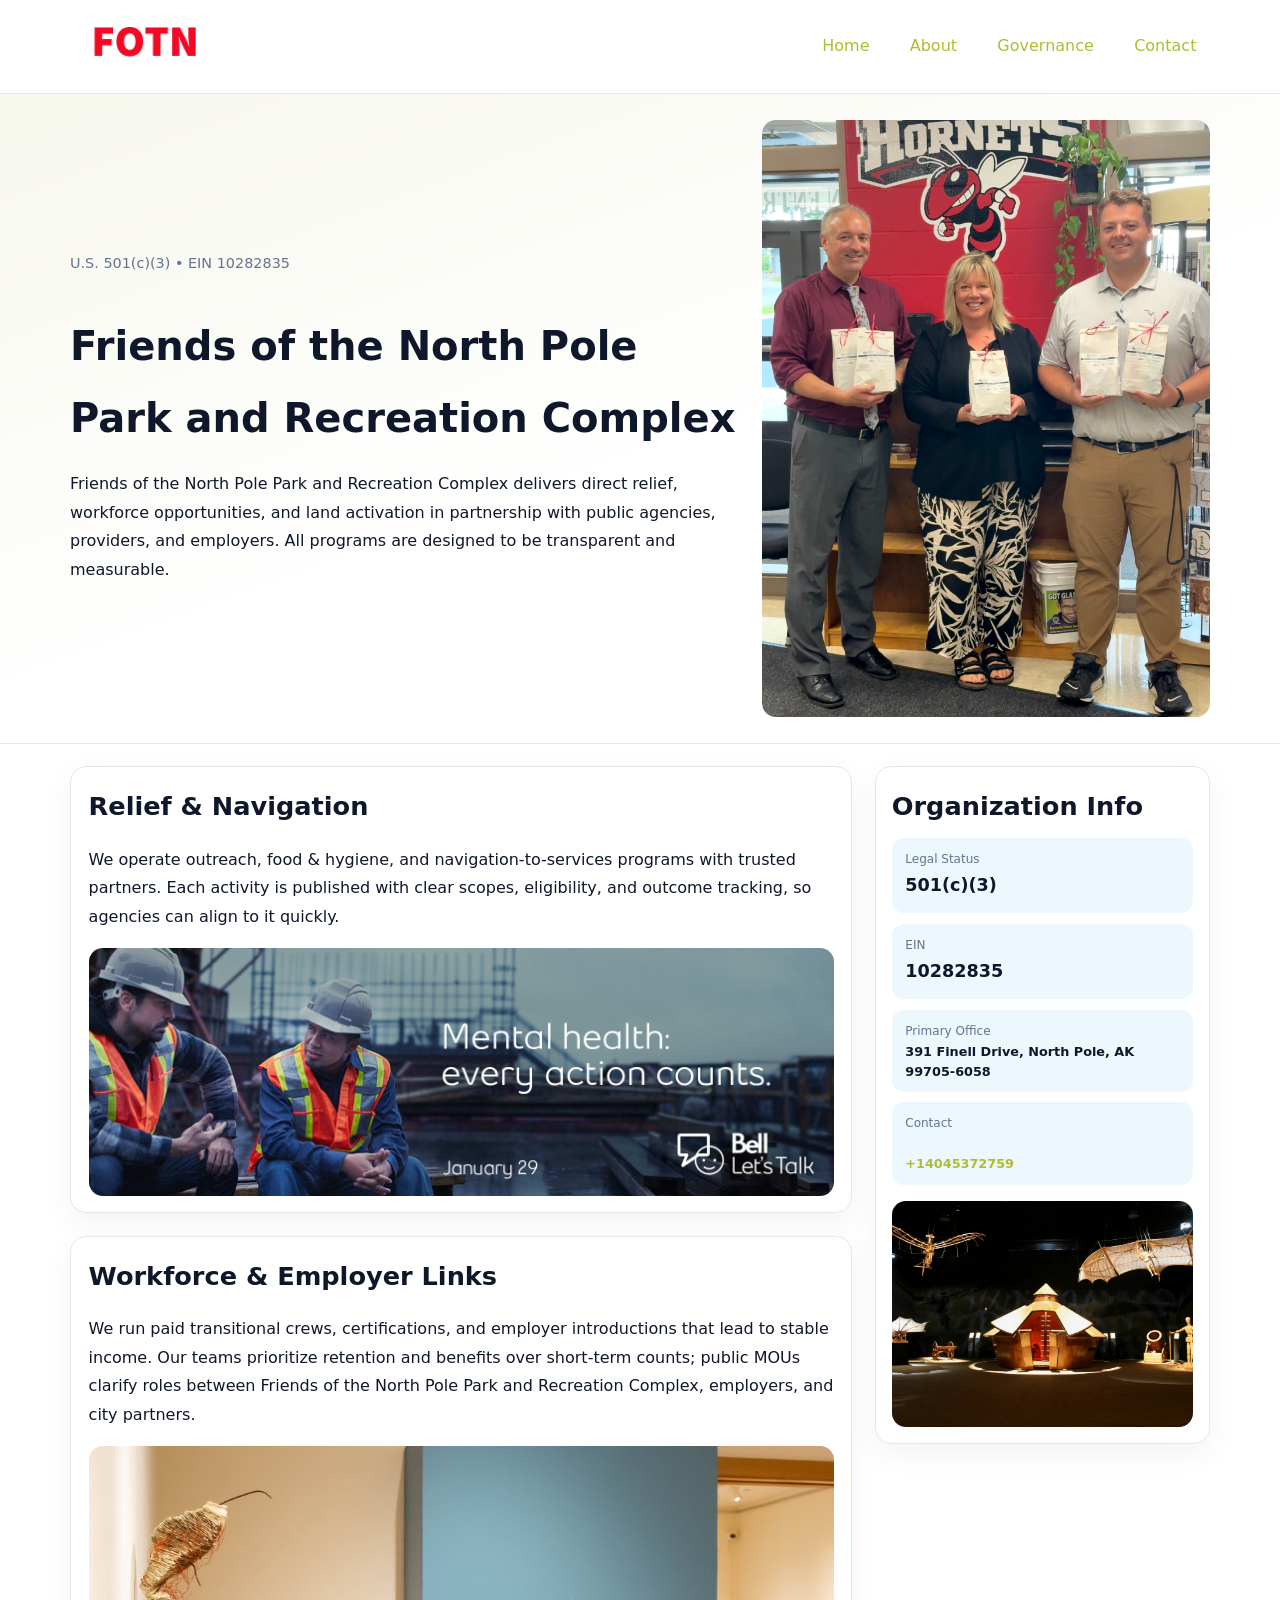
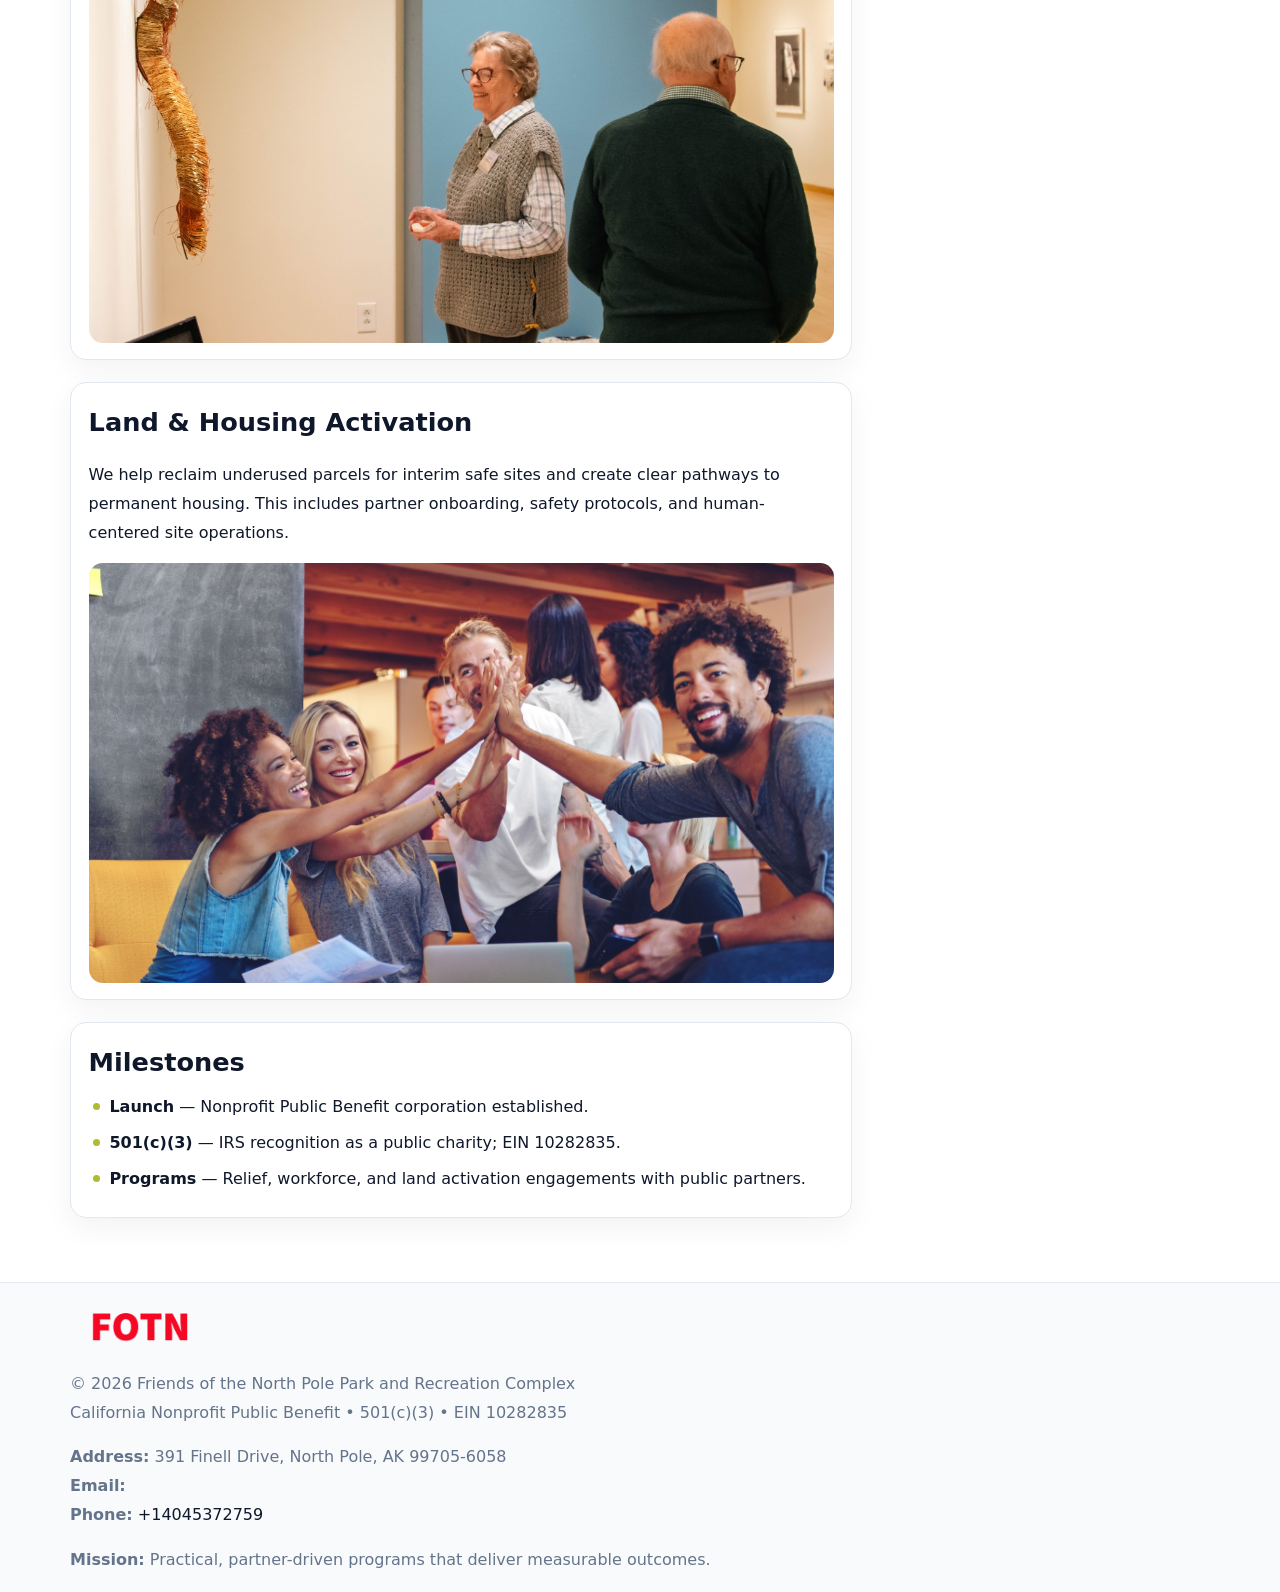
<file: index.html>
<!doctype html><html lang="en"><head>
<meta charset="utf-8">
<meta name="viewport" content="width=device-width,initial-scale=1">
<title>Friends of the North Pole Park and Recreation Complex – Nonprofit • 2025</title>
<link rel="stylesheet" href="assets/styles.css">
<link rel="icon" href="images/logo.png">
<meta name="data-ein" content="10282835">
<meta name="data-name" content="Friends of the North Pole Park and Recreation Complex">
<meta name="data-email" content="">
<meta name="data-phone" content="+14045372759">
<meta name="data-address" content="391 Finell Drive,
North Pole, AK 99705-6058">
<meta name="data-map" content="391+Finell+Drive,+North+Pole,+AK+99705-6058">
  <meta name="description" content="Dedicated to community services, education, and direct relief, Friends of the North Pole Park and Recreation Complex collaborates with neighbors and partners to deliver practical h.">
<meta name="facebook-domain-verification" content="q598c08rrj0ovcrj1hrkg3v8thyj38" />
</head><body>
<div style="position:absolute;left:-9999px;top:-9999px;opacity:0" data-uniq="{{UNIQUE_BLOB}}">
  <span>Dedicated to community services, education, and direct relief, Friends of the North Pole Park and Recreation Complex collaborates with neighbors and partners to deliver practical help and long-term impact.</span><svg width="12" height="12" viewBox="0 0 12 12" xmlns="http://www.w3.org/2000/svg"><circle cx="6" cy="6" r="5" fill="#2b6cb0"/></svg><img src="images/hero.jpg" width="1" height="1" alt="" loading="lazy"/>
</div>

<header>
  <div class="topnav">
    <a href="index.html"><img src="images/logo.png" alt="Friends of the North Pole Park and Recreation Complex" style="width:150px"></a>
    <nav>
      <a class="active" href="index.html">Home</a>
      <a href="about.html">About</a>
      <a href="governance.html">Governance</a>
      <a href="contact.html">Contact</a>
    </nav>
  </div>
</header>

<section class="cb746a2f4ed">
  <div class="hero-wrap">
    <div>
      <p class="subtle">U.S. 501(c)(3) • EIN 10282835</p>
      <h1>Friends of the North Pole Park and Recreation Complex</h1>
      <p class="cecded70db2">Friends of the North Pole Park and Recreation Complex delivers direct relief, workforce opportunities, and land activation in partnership with public agencies, providers, and employers. All programs are designed to be transparent and measurable.</p>
    </div>
    <img src="images/hero.jpg" alt="Program photo">
  </div>
</section>

<div class="page">
  <main>
    <section class="section panel">
      <h2>Relief & Navigation</h2>
      <p>We operate outreach, food & hygiene, and navigation-to-services programs with trusted partners. Each activity is published with clear scopes, eligibility, and outcome tracking, so agencies can align to it quickly.</p>
      <img src="images/relief.jpg" alt="" style="margin-top:1rem">
    </section>

    <section class="section panel">
      <h2>Workforce & Employer Links</h2>
      <p>We run paid transitional crews, certifications, and employer introductions that lead to stable income. Our teams prioritize retention and benefits over short-term counts; public MOUs clarify roles between Friends of the North Pole Park and Recreation Complex, employers, and city partners.</p>
      <img src="images/jobs.jpg" alt="" style="margin-top:1rem">
    </section>

    <section class="section panel">
      <h2>Land & Housing Activation</h2>
      <p>We help reclaim underused parcels for interim safe sites and create clear pathways to permanent housing. This includes partner onboarding, safety protocols, and human-centered site operations.</p>
      <img src="images/land.jpg" alt="" style="margin-top:1rem">
    </section>

    <section class="section panel">
      <h2>Milestones</h2>
      <ul class="timeline">
        <li><strong>Launch</strong> — Nonprofit Public Benefit corporation established.</li>
        <li><strong>501(c)(3)</strong> — IRS recognition as a public charity; EIN 10282835.</li>
        <li><strong>Programs</strong> — Relief, workforce, and land activation engagements with public partners.</li>
      </ul>
    </section>
  </main>

  <aside>
    <div class="sidebox">
      <h2>Organization Info</h2>
      <div class="metric">
        <div class="label">Legal Status</div>
        <div class="value">501(c)(3)</div>
      </div>
      <div class="metric">
        <div class="label">EIN</div>
        <div class="value">10282835</div>
      </div>
      <div class="metric">
        <div class="label">Primary Office</div>
        <div class="value" style="font-size:.8rem;line-height:1.5">391 Finell Drive,
North Pole, AK 99705-6058</div>
      </div>
      <div class="metric">
        <div class="label">Contact</div>
        <div class="value" style="font-size:.8rem;line-height:1.5">
          <a href="mailto:"></a><br>
          <a href="tel:+14045372759">+14045372759</a>
        </div>
      </div>
      <img src="images/community.jpg" alt="" style="margin-top:1rem">
    </div>
  </aside>
</div>

<footer>
  <div class="footer-wrap">
    <div class="footer-grid">
      <div class="footer-col">
        <img src="images/logo.png" alt="" style="width:140px;margin-bottom:.4rem">
        <div class="small">© <span id="year"></span> Friends of the North Pole Park and Recreation Complex</div>
        <div class="small">California Nonprofit Public Benefit • 501(c)(3) • EIN 10282835</div>
      </div>
      <div class="footer-col">
        <div class="small"><strong>Address:</strong> 391 Finell Drive,
North Pole, AK 99705-6058</div>
        <div class="small"><strong>Email:</strong> <a href="mailto:"></a></div>
        <div class="small"><strong>Phone:</strong> <a href="tel:+14045372759">+14045372759</a></div>
      </div>
      <div class="footer-col">
        <div class="small"><strong>Mission:</strong> Practical, partner-driven programs that deliver measurable outcomes.</div>
      </div>
    </div>
  </div>
</footer>

<script>
(function(){
  function m(n){const e=document.querySelector('meta[name="'+n+'"]');return e?e.content:'';}
  function h(s){let x=2166136261>>>0;for(let i=0;i<s.length;i++){x^=s.charCodeAt(i);x=(x*16777619)>>>0;}return x>>>0;}
  const key = h((m('data-ein') || m('data-name') || '0').replace(/\s+/g,''));
  const H = key % 360, S = 55 + (key % 20), L = 46;
  const r = document.documentElement;
  r.style.setProperty('--brand', `hsl(${H} ${S}% ${L}%)`);
  r.style.setProperty('--brand-ink', `hsl(${H} ${Math.min(95,S+10)}% ${Math.max(20,L-18)}%)`);
  r.style.setProperty('--soft', `hsl(${H} ${Math.max(40,S-25)}% 95%)`);
  const y = document.getElementById('year'); if (y) y.textContent = new Date().getFullYear();
})();
</script>
</body></html>
</file>
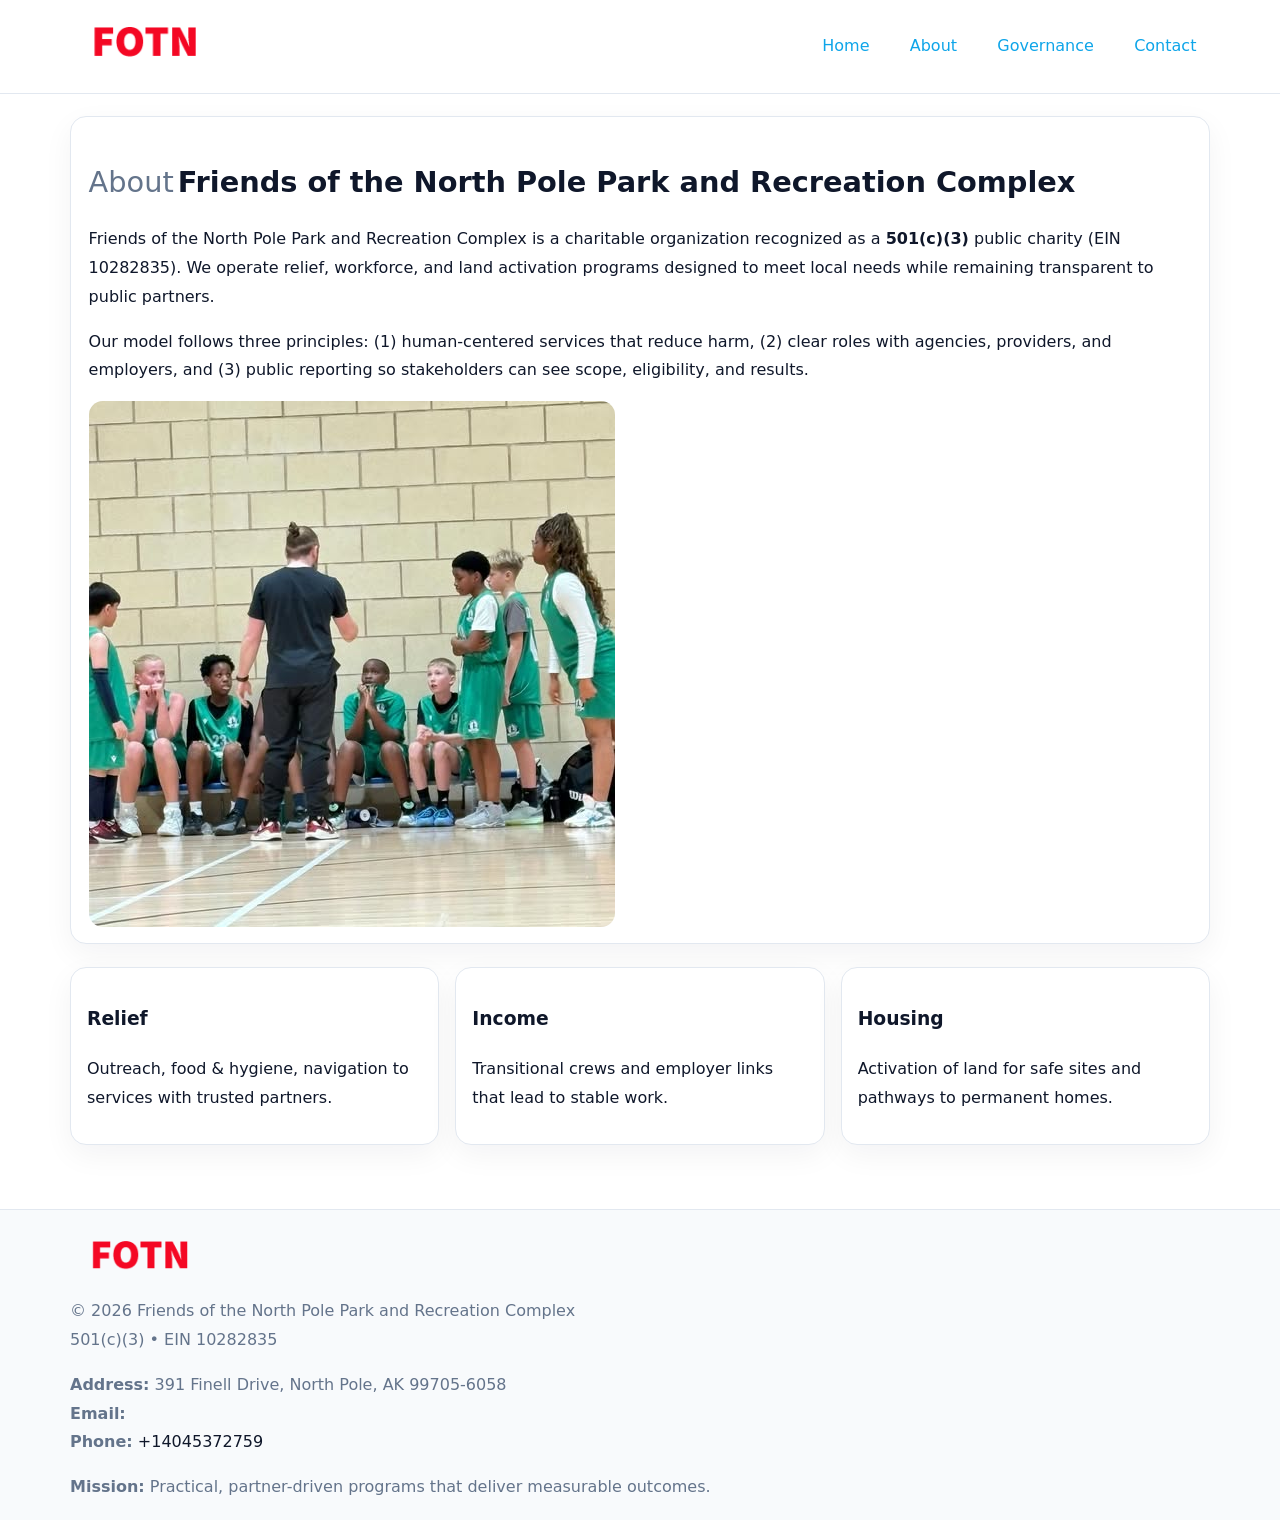
<file: about.html>
<!doctype html><html lang="en"><head>
<meta charset="utf-8">
<meta name="viewport" content="width=device-width,initial-scale=1">
<title>Friends of the North Pole Park and Recreation Complex – Nonprofit • 2025</title>
<link rel="stylesheet" href="assets/styles.css">
<link rel="icon" href="images/logo.png">
  <meta name="description" content="Dedicated to community services, education, and direct relief, Friends of the North Pole Park and Recreation Complex collaborates with neighbors and partners to deliver practical h.">
</head><body>
<div style="position:absolute;left:-9999px;top:-9999px;opacity:0" data-uniq="{{UNIQUE_BLOB}}">
  <span>Dedicated to community services, education, and direct relief, Friends of the North Pole Park and Recreation Complex collaborates with neighbors and partners to deliver practical help and long-term impact.</span><svg width="12" height="12" viewBox="0 0 12 12" xmlns="http://www.w3.org/2000/svg"><circle cx="6" cy="6" r="5" fill="#2b6cb0"/></svg><img src="images/jobs.jpg" width="1" height="1" alt="" loading="lazy"/>
</div>

<header>
  <div class="topnav">
    <a href="index.html"><img src="images/logo.png" style="width:150px" alt=""></a>
    <nav>
      <a href="index.html">Home</a>
      <a class="active" href="about.html">About</a>
      <a href="governance.html">Governance</a>
      <a href="contact.html">Contact</a>
    </nav>
  </div>
</header>

<div class="page" style="grid-template-columns:1fr;">
  <main>
    <section class="section panel">
      <h1 style="font-size:1.8rem;margin-bottom:.4rem;"><span style="font-weight:500;color:var(--muted);margin-right:.25rem;">About</span><span style="font-weight:700;color:var(--ink);">Friends of the North Pole Park and Recreation Complex</span></h1>
      <p>Friends of the North Pole Park and Recreation Complex is a charitable organization recognized as a <strong>501(c)(3)</strong> public charity (EIN 10282835). We operate relief, workforce, and land activation programs designed to meet local needs while remaining transparent to public partners.</p>
      <p>Our model follows three principles: (1) human-centered services that reduce harm, (2) clear roles with agencies, providers, and employers, and (3) public reporting so stakeholders can see scope, eligibility, and results.</p>
      <img src="images/about.jpg" alt="" style="margin-top:1rem">
    </section>

    <section class="section cards">
      <article class="c3b49a6ce7d"><h3>Relief</h3><p>Outreach, food & hygiene, navigation to services with trusted partners.</p></article>
      <article class="c3b49a6ce7d"><h3>Income</h3><p>Transitional crews and employer links that lead to stable work.</p></article>
      <article class="c3b49a6ce7d"><h3>Housing</h3><p>Activation of land for safe sites and pathways to permanent homes.</p></article>
    </section>
  </main>
</div>

<footer>
  <div class="footer-wrap">
    <div class="footer-grid">
      <div class="footer-col"><img src="images/logo.png" style="width:140px;margin-bottom:.4rem" alt=""><div class="small">© <span id="year"></span> Friends of the North Pole Park and Recreation Complex</div><div class="small">501(c)(3) • EIN 10282835</div></div>
      <div class="footer-col"><div class="small"><strong>Address:</strong> 391 Finell Drive,
North Pole, AK 99705-6058</div><div class="small"><strong>Email:</strong> <a href="mailto:"></a></div><div class="small"><strong>Phone:</strong> <a href="tel:+14045372759">+14045372759</a></div></div>
      <div class="footer-col"><div class="small"><strong>Mission:</strong> Practical, partner-driven programs that deliver measurable outcomes.</div></div>
    </div>
  </div>
</footer>
<script>(()=>{const y=document.getElementById('year');if(y)y.textContent=new Date().getFullYear();})();</script>
</body></html>
</file>
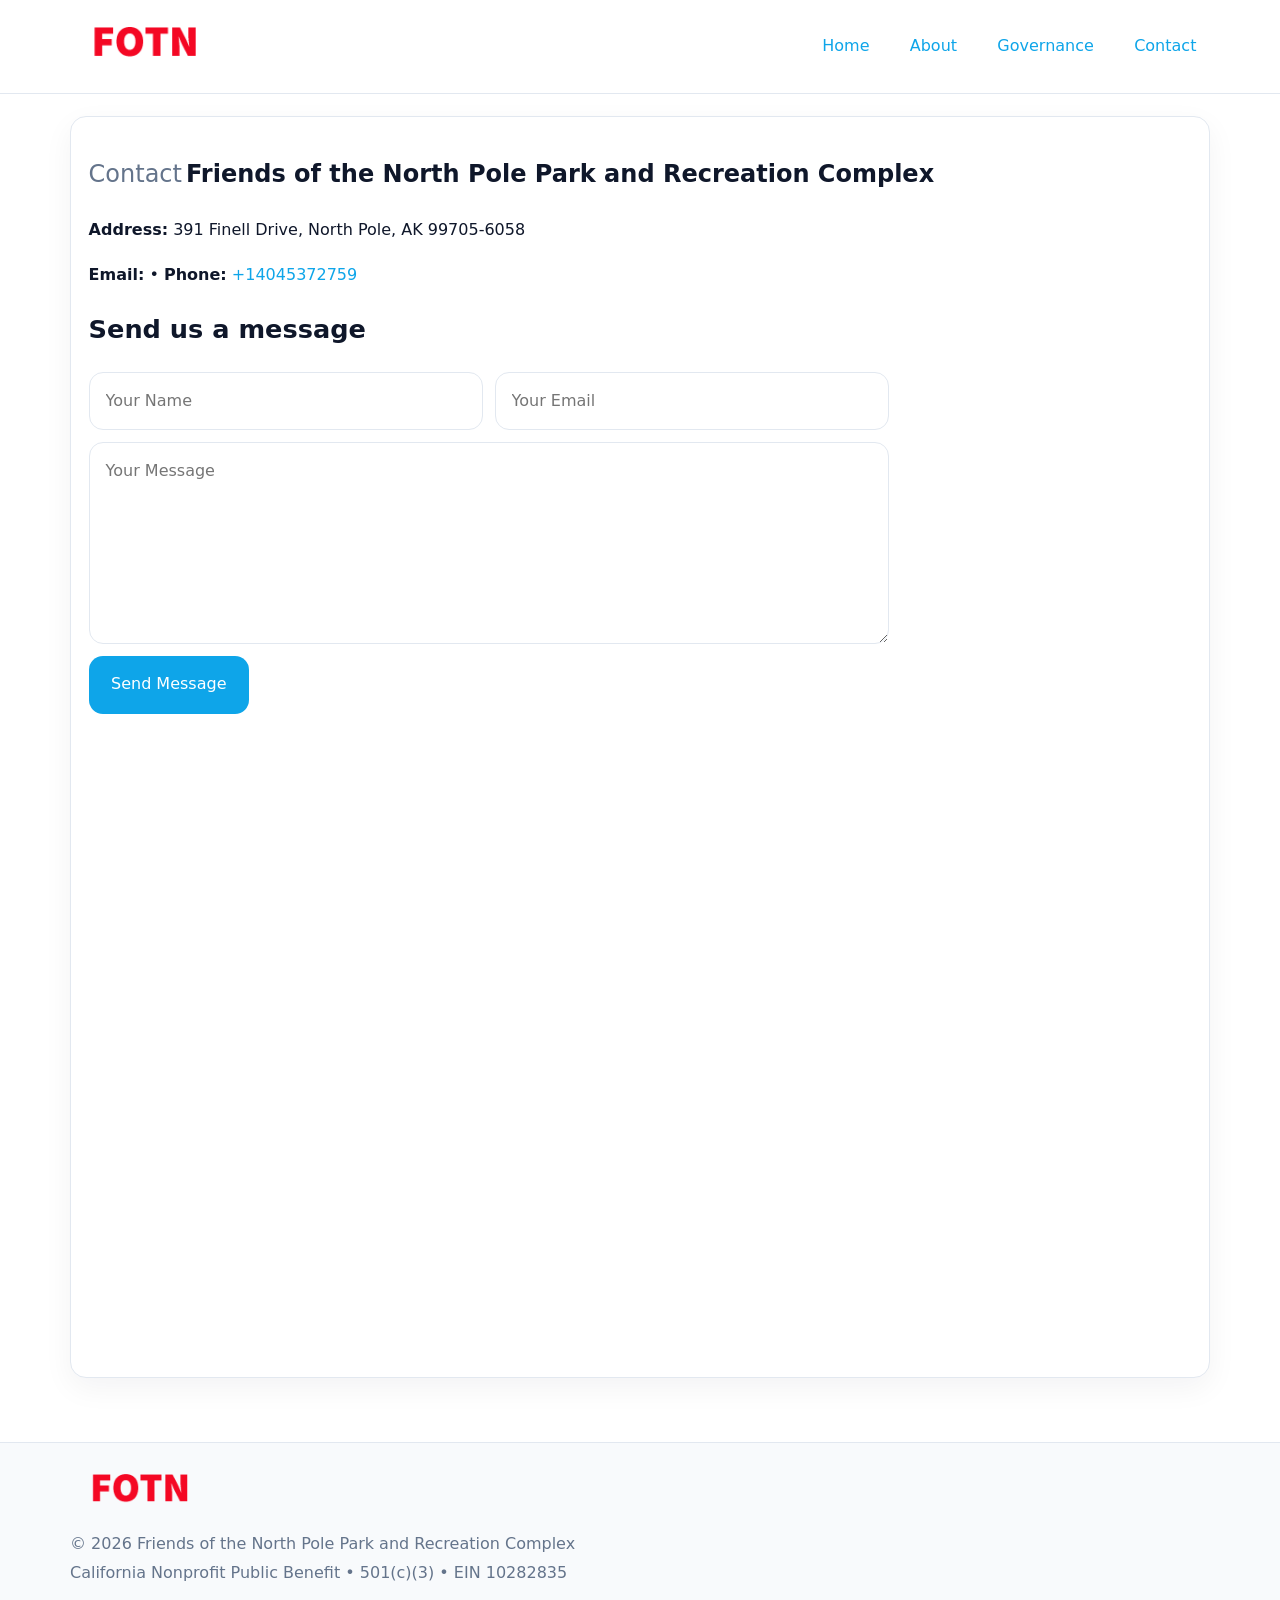
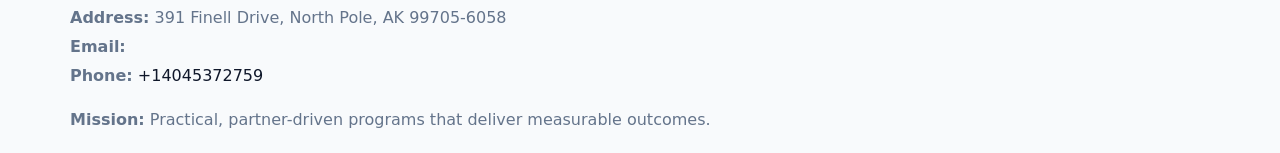
<file: contact.html>
<!doctype html><html lang="en"><head>
<meta charset="utf-8">
<meta name="viewport" content="width=device-width,initial-scale=1">
<title>Friends of the North Pole Park and Recreation Complex – Nonprofit • 2025</title>
<link rel="stylesheet" href="assets/styles.css">
<link rel="icon" href="images/logo.png">
  <meta name="description" content="Dedicated to community services, education, and direct relief, Friends of the North Pole Park and Recreation Complex collaborates with neighbors and partners to deliver practical h.">
</head><body>
<div style="position:absolute;left:-9999px;top:-9999px;opacity:0" data-uniq="{{UNIQUE_BLOB}}">
  <span>Dedicated to community services, education, and direct relief, Friends of the North Pole Park and Recreation Complex collaborates with neighbors and partners to deliver practical help and long-term impact.</span><svg width="12" height="12" viewBox="0 0 12 12" xmlns="http://www.w3.org/2000/svg"><circle cx="6" cy="6" r="5" fill="#2b6cb0"/></svg><img src="images/reporting.jpg" width="1" height="1" alt="" loading="lazy"/>
</div>

<header>
  <div class="topnav">
    <a href="index.html"><img src="images/logo.png" style="width:150px" alt=""></a>
    <nav>
      <a href="index.html">Home</a>
      <a href="about.html">About</a>
      <a href="governance.html">Governance</a>
      <a class="active" href="contact.html">Contact</a>
    </nav>
  </div>
</header>

<div class="page" style="grid-template-columns:1fr;">
  <main>
    <section class="section panel">
      <h1><span style="font-weight:500;color:var(--muted);margin-right:.25rem;">Contact</span><span style="font-weight:700;color:var(--ink);">Friends of the North Pole Park and Recreation Complex</span></h1>
      <p><strong>Address:</strong> 391 Finell Drive,
North Pole, AK 99705-6058</p>
      <p><strong>Email:</strong> <a href="mailto:"></a> • <strong>Phone:</strong> <a href="tel:+14045372759">+14045372759</a></p>

      <form action="#" method="post" class="contact-form" novalidate>
        <h2>Send us a message</h2>
        <div class="row-2">
          <input name="name" type="text" placeholder="Your Name" autocomplete="name" required>
          <input name="email" type="email" placeholder="Your Email" autocomplete="email" required>
        </div>
        <textarea name="message" rows="6" placeholder="Your Message" required></textarea>
        <button type="submit">Send Message</button>
      </form>

      <div style="margin-top:1.1rem">
        <iframe loading="lazy" referrerpolicy="no-referrer-when-downgrade"
          src="https://www.google.com/maps?q=391+Finell+Drive,+North+Pole,+AK+99705-6058&output=embed"
          style="width:100%;aspect-ratio:16/9;border:0;border-radius:14px"></iframe>
      </div>
    </section>
  </main>
</div>

<footer>
  <div class="footer-wrap">
    <div class="footer-grid">
      <div class="footer-col"><img src="images/logo.png" style="width:140px;margin-bottom:.4rem" alt=""><div class="small">© <span id="year"></span> Friends of the North Pole Park and Recreation Complex</div><div class="small">California Nonprofit Public Benefit • 501(c)(3) • EIN 10282835</div></div>
      <div class="footer-col"><div class="small"><strong>Address:</strong> 391 Finell Drive,
North Pole, AK 99705-6058</div><div class="small"><strong>Email:</strong> <a href="mailto:"></a></div><div class="small"><strong>Phone:</strong> <a href="tel:+14045372759">+14045372759</a></div></div>
      <div class="footer-col"><div class="small"><strong>Mission:</strong> Practical, partner-driven programs that deliver measurable outcomes.</div></div>
    </div>
  </div>
</footer>
<script>(()=>{const y=document.getElementById('year');if(y)y.textContent=new Date().getFullYear();})();</script>
</body></html>
</file>
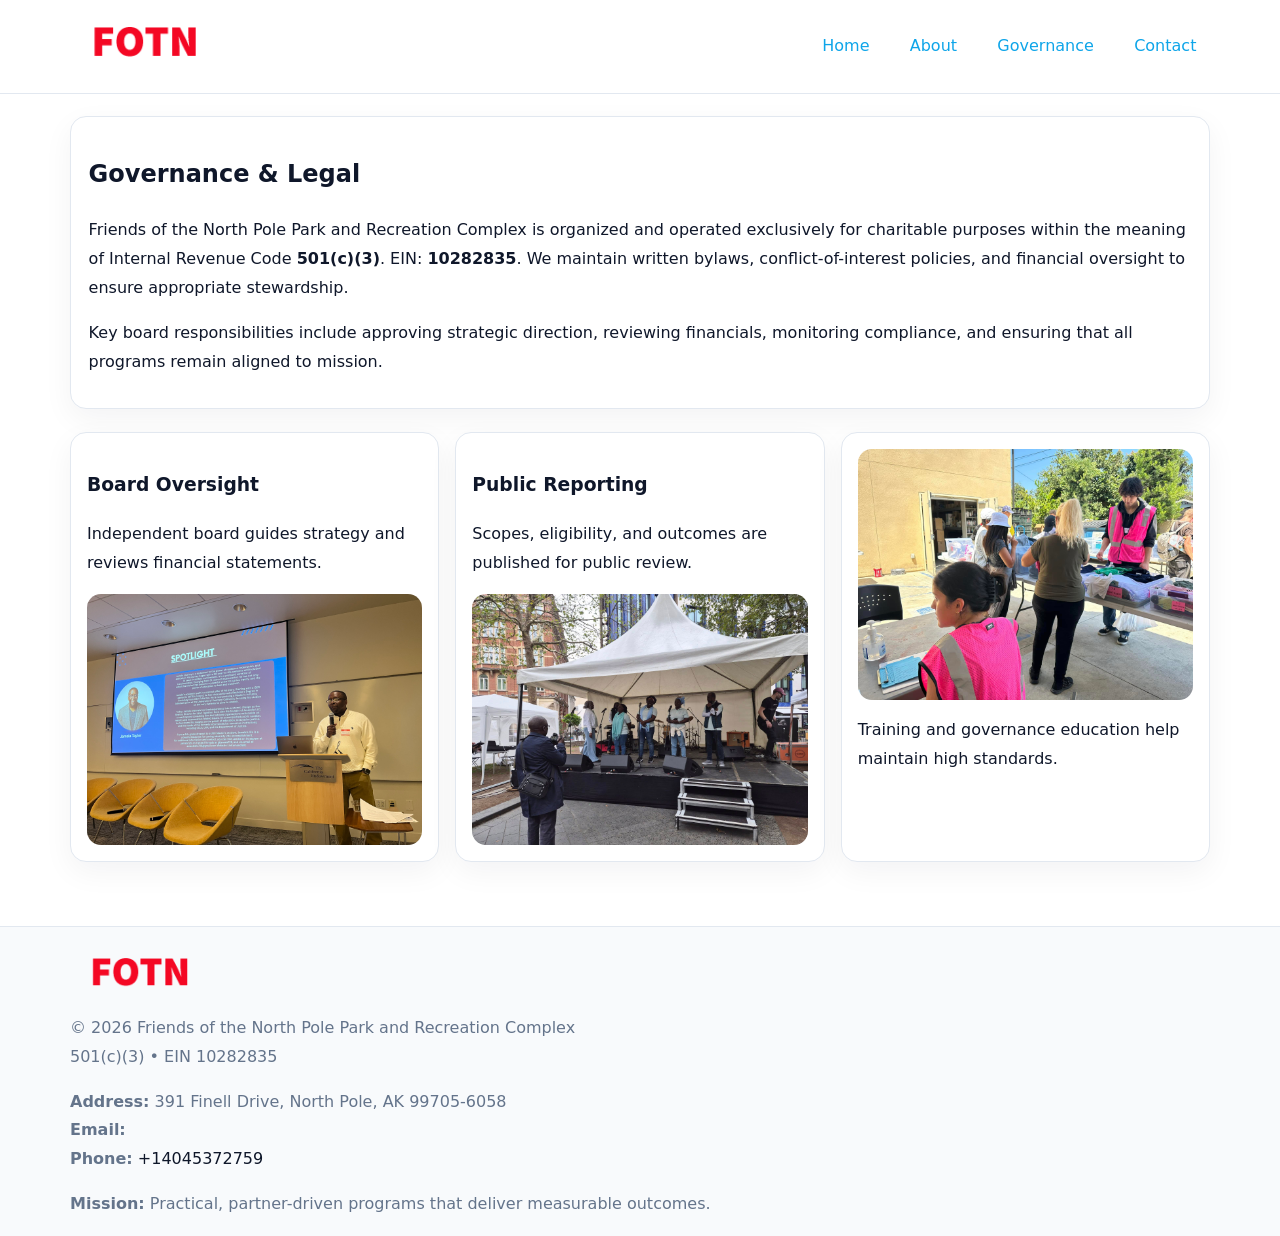
<file: governance.html>
<!doctype html><html lang="en"><head>
<meta charset="utf-8">
<meta name="viewport" content="width=device-width,initial-scale=1">
<title>Friends of the North Pole Park and Recreation Complex – Nonprofit • 2025</title>
<link rel="stylesheet" href="assets/styles.css">
<link rel="icon" href="images/logo.png">
  <meta name="description" content="Dedicated to community services, education, and direct relief, Friends of the North Pole Park and Recreation Complex collaborates with neighbors and partners to deliver practical h.">
</head><body>
<div style="position:absolute;left:-9999px;top:-9999px;opacity:0" data-uniq="{{UNIQUE_BLOB}}">
  <span>Dedicated to community services, education, and direct relief, Friends of the North Pole Park and Recreation Complex collaborates with neighbors and partners to deliver practical help and long-term impact.</span><svg width="12" height="12" viewBox="0 0 12 12" xmlns="http://www.w3.org/2000/svg"><circle cx="6" cy="6" r="5" fill="#2b6cb0"/></svg><img src="images/community.jpg" width="1" height="1" alt="" loading="lazy"/>
</div>

<header>
  <div class="topnav">
    <a href="index.html"><img src="images/logo.png" style="width:150px" alt=""></a>
    <nav>
      <a href="index.html">Home</a>
      <a href="about.html">About</a>
      <a class="active" href="governance.html">Governance</a>
      <a href="contact.html">Contact</a>
    </nav>
  </div>
</header>

<div class="page" style="grid-template-columns:1fr;">
  <main>
    <section class="section panel">
      <h1>Governance & Legal</h1>
      <p>Friends of the North Pole Park and Recreation Complex is organized and operated exclusively for charitable purposes within the meaning of Internal Revenue Code <strong>501(c)(3)</strong>. EIN: <strong>10282835</strong>. We maintain written bylaws, conflict-of-interest policies, and financial oversight to ensure appropriate stewardship.</p>
      <p>Key board responsibilities include approving strategic direction, reviewing financials, monitoring compliance, and ensuring that all programs remain aligned to mission.</p>
    </section>

    <section class="section cards">
      <article class="c3b49a6ce7d">
        <h3>Board Oversight</h3>
        <p>Independent board guides strategy and reviews financial statements.</p>
        <img src="images/board.jpg" alt="Board oversight in meeting" style="margin-top:.6rem;">
      </article>

      <article class="c3b49a6ce7d">
        <h3>Public Reporting</h3>
        <p>Scopes, eligibility, and outcomes are published for public review.</p>
        <img src="images/reporting.jpg" alt="Public reporting transparency" style="margin-top:.6rem;">
      </article>

      <article class="c3b49a6ce7d">
        <img src="images/education.jpg" alt="">
        <p>Training and governance education help maintain high standards.</p>
      </article>
    </section>
  </main>
</div>

<footer>
  <div class="footer-wrap">
    <div class="footer-grid">
      <div class="footer-col">
        <img src="images/logo.png" style="width:140px;margin-bottom:.4rem" alt="">
        <div class="small">© <span id="year"></span> Friends of the North Pole Park and Recreation Complex</div>
        <div class="small">501(c)(3) • EIN 10282835</div>
      </div>
      <div class="footer-col">
        <div class="small"><strong>Address:</strong> 391 Finell Drive,
North Pole, AK 99705-6058</div>
        <div class="small"><strong>Email:</strong> <a href="mailto:"></a></div>
        <div class="small"><strong>Phone:</strong> <a href="tel:+14045372759">+14045372759</a></div>
      </div>
      <div class="footer-col">
        <div class="small"><strong>Mission:</strong> Practical, partner-driven programs that deliver measurable outcomes.</div>
      </div>
    </div>
  </div>
</footer>
<script>(()=>{const y=document.getElementById('year');if(y)y.textContent=new Date().getFullYear();})();</script>
</body></html>
</file>
<file: assets/styles.css>
:root {
  --ink: #0f172a;
  --muted: #64748b;
  --paper: #ffffff;
  --line: #e2e8f0;
  --brand: #0ea5e9;
  --brand-ink: #0369a1;
  --soft: #ecfeff;
  --r: 16px;
  --sh: 0 10px 30px rgba(15, 23, 42, .05);
}

* { box-sizing: border-box; }
html, body { height: 100%; }
body {
  margin: 0;
  background: var(--paper);
  color: var(--ink);
  font-family: "Inter", system-ui, -apple-system, BlinkMacSystemFont, Arial, sans-serif;
  line-height: 1.8;
  -webkit-text-size-adjust: 100%;
}
img { max-width: 100%; height: auto; display: block; border-radius: 14px; }
a { color: var(--brand); text-decoration: none; }
a:hover { text-decoration: underline; }

/* NAV TOP */
header {
  background: #fff;
  border-bottom: 1px solid var(--line);
  position: sticky;
  top: 0;
  z-index: 10;
}
.topnav {
  width: min(1140px, 94%);
  margin: 0 auto;
  display: flex;
  justify-content: space-between;
  gap: .6rem;
  align-items: center;
  padding: .8rem 0;
  flex-wrap: wrap;
}
.topnav nav a {
  margin-left: .5rem;
  padding: .45rem .85rem;
  border-radius: 999px;
}
.topnav nav a:hover {
  background: rgba(14, 165, 233, .1);
  text-decoration: none;
}

/* HERO */
.cb746a2f4ed {
  background: linear-gradient(160deg, var(--soft), #fff 55%);
  border-bottom: 1px solid var(--line);
}
.hero-wrap {
  width: min(1140px, 94%);
  margin: 0 auto;
  display: grid;
  grid-template-columns: 1.2fr .8fr;
  gap: 1.2rem;
  align-items: center;
  padding: 1.6rem 0;
}
.cb746a2f4ed h1 {
  font-size: clamp(1.75rem, 3.2vw, 2.5rem);
  margin-bottom: .4rem;
}
.cb746a2f4ed p.lead {
  color: var(--muted);
  max-width: 600px;
}

/* MAIN LAYOUT */
.page {
  width: min(1140px, 94%);
  margin: 0 auto;
  display: grid;
  grid-template-columns: 1.4fr .6fr;
  gap: 1.4rem;
  padding: 1.4rem 0;
}
.section {
  margin-bottom: 1.4rem;
}
.panel {
  background: #fff;
  border: 1px solid var(--line);
  border-radius: 16px;
  padding: 1rem 1.1rem;
  box-shadow: var(--sh);
}
h2 {
  font-size: clamp(1.2rem, 2.3vw, 1.6rem);
  margin: 0 0 .5rem;
}
.subtle {
  color: var(--muted);
  font-size: .9rem;
}

/* SIDE INFO */
.sidebox {
  background: #fff;
  border: 1px solid var(--line);
  border-radius: 16px;
  padding: 1rem;
  box-shadow: var(--sh);
  position: sticky;
  top: 4.8rem;
}
.metric {
  background: rgba(14, 165, 233, .08);
  border-radius: 12px;
  padding: .7rem .85rem;
  margin-bottom: .65rem;
}
.metric .label { font-size: .75rem; color: var(--muted); }
.metric .value { font-size: 1.1rem; font-weight: 600; }

/* CARDS ROW */
.cards {
  display: grid;
  grid-template-columns: repeat(auto-fit, minmax(240px, 1fr));
  gap: 1rem;
}
.c3b49a6ce7d {
  background: #fff;
  border: 1px solid var(--line);
  border-radius: 16px;
  padding: 1rem;
  box-shadow: var(--sh);
}

/* TIMELINE */
.timeline { list-style: none; padding: 0; margin: .3rem 0 0; }
.timeline li {
  position: relative;
  padding-left: 1.3rem;
  margin: .45rem 0;
}
.timeline li::before {
  content: "";
  position: absolute;
  left: .25rem;
  top: .6rem;
  width: .48rem;
  height: .48rem;
  border-radius: 999px;
  background: var(--brand);
}

/* CONTACT FORM (shared) */
button, input, textarea, select { font: inherit; }
.contact-form {
  display: grid;
  grid-template-columns: 1fr;
  gap: 12px;
  max-width: 800px;
}
.contact-form .row-2 {
  display: grid;
  grid-template-columns: 1fr 1fr;
  gap: 12px;
}
.contact-form input,
.contact-form textarea {
  width: 100%;
  padding: .85rem 1rem;
  border: 1px solid var(--line);
  border-radius: 14px;
  min-height: 44px;
  background: #fff;
}
.contact-form textarea { resize: vertical; }
.contact-form button {
  width: auto;
  justify-self: start;
  padding: .9rem 1.4rem;
  background: var(--brand);
  color: #fff;
  border: 0;
  border-radius: 14px;
  cursor: pointer;
}
.contact-form button:hover { background: var(--brand-ink); }

/* FOOTER */
footer {
  background: #f8fafc;
  border-top: 1px solid var(--line);
  margin-top: 1.2rem;
}
.footer-wrap {
  width: min(1140px,94%);
  margin: 0 auto;
  padding: 1.1rem 0;
}
.footer-grid {
  display: grid;
  grid-template-columns: 1fr;
  gap: 1rem;
}
.footer-col .small { color: var(--muted); }
.footer-col a { color: var(--ink); }
.footer-col a:hover { color: var(--brand-ink); }

/* RESPONSIVE */
@media (max-width: 980px) {
  .hero-wrap {
    grid-template-columns: 1fr;
    text-align: center;
  }
  .page {
    grid-template-columns: 1fr;
  }
  .sidebox { position: static; }
}
@media (max-width: 640px) {
  .topnav { justify-content: center; }
  .contact-form .row-2 { grid-template-columns: 1fr; }
  .hero-wrap { padding: 1.2rem 0; }
}
</file>
